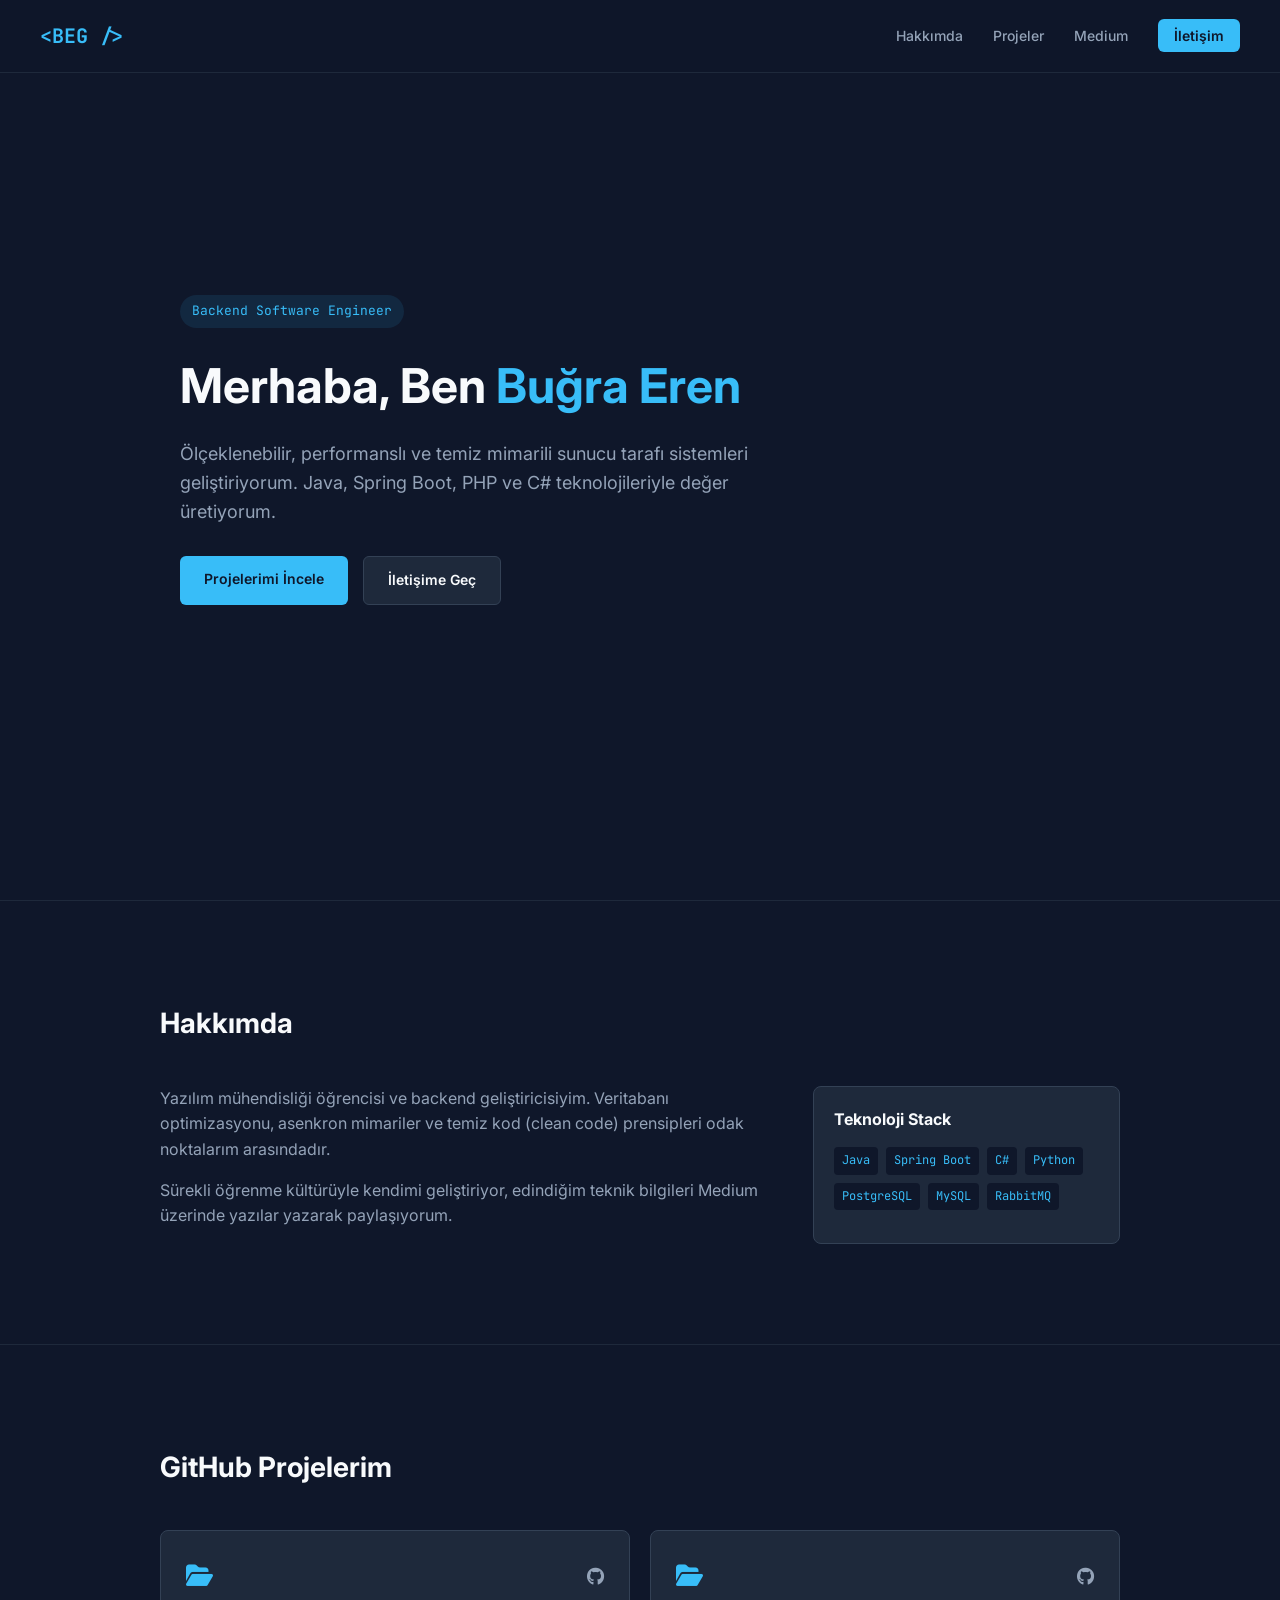
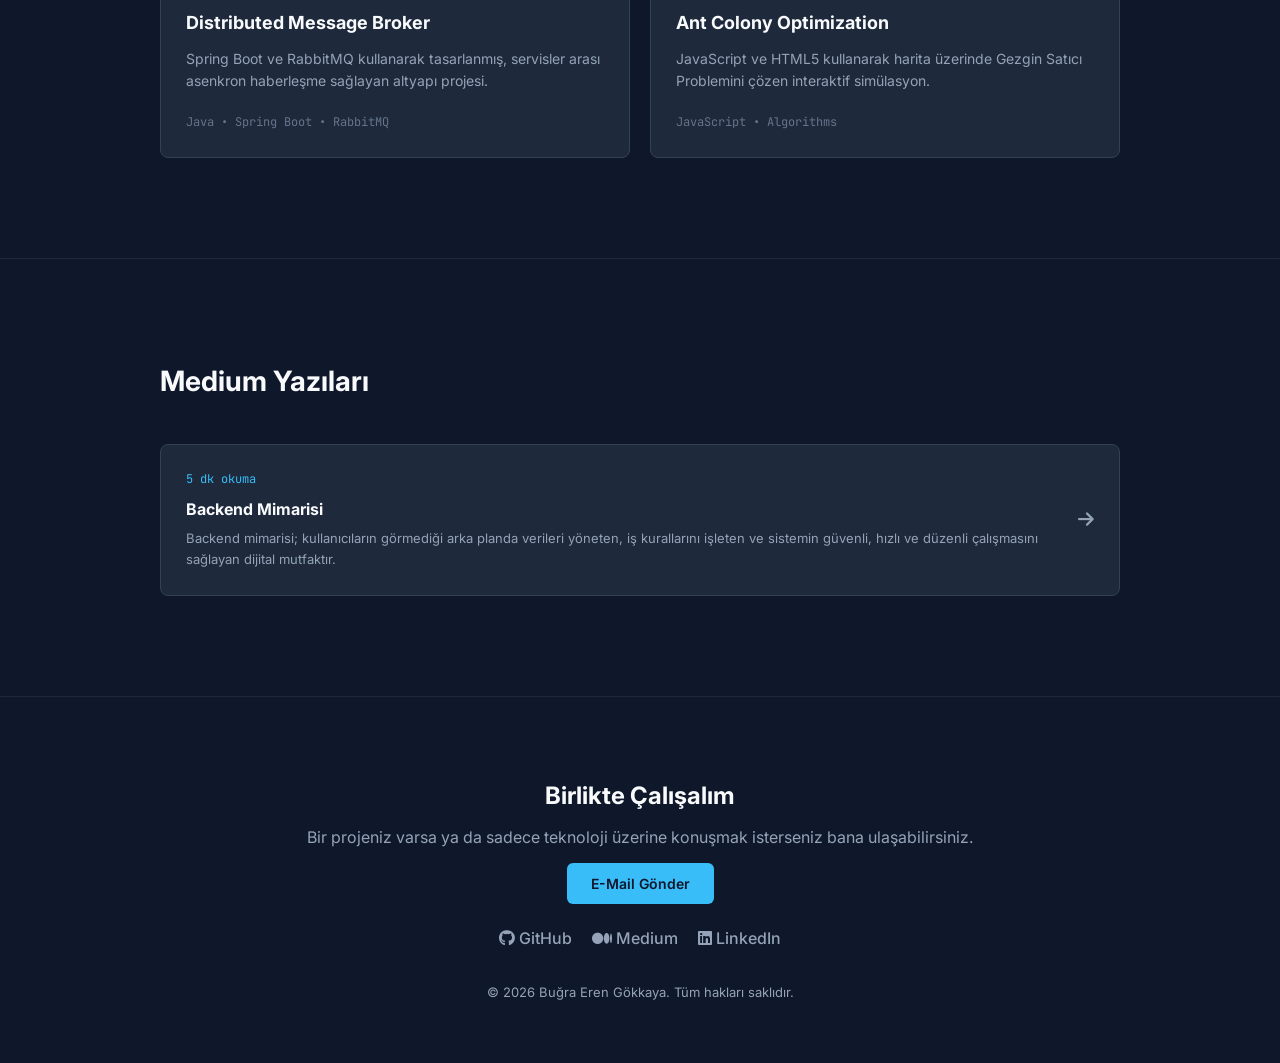
<file: index.html>
<!DOCTYPE html>
<html lang="tr">
<head>
    <meta charset="UTF-8">
    <meta name="viewport" content="width=device-width, initial-scale=1.0">
    <title>Buğra Eren Gökkaya — Backend Developer</title>
    <!-- Google Fonts -->
    <link href="https://fonts.googleapis.com/css2?family=Inter:wght@300;400;500;600;700&family=JetBrains+Mono:wght@400;500&display=swap" rel="stylesheet">
    <!-- FontAwesome -->
    <link rel="stylesheet" href="https://cdnjs.cloudflare.com/ajax/libs/font-awesome/6.4.0/css/all.min.css">
    <!-- CSS Bağlantısı -->
    <link rel="stylesheet" href="assets/css/style.css">
</head>
<body>

    <!-- Navigasyon -->
    <nav class="navbar">
        <div class="logo">&lt;BEG /&gt;</div>
        <ul class="nav-links">
            <li><a href="#about">Hakkımda</a></li>
            <li><a href="#projects">Projeler</a></li>
            <li><a href="#medium">Medium</a></li>
            <li><a href="#contact" class="nav-btn">İletişim</a></li>
        </ul>
        <div class="hamburger" id="hamburger">
            <i class="fa-solid fa-bars"></i>
        </div>
    </nav>

    <!-- Hero / Karşılama Alanı -->
    <header class="hero">
        <div class="hero-content">
            <span class="badge">Backend Software Engineer</span>
            <h1>Merhaba, Ben <span class="highlight">Buğra Eren</span></h1>
            <p>Ölçeklenebilir, performanslı ve temiz mimarili sunucu tarafı sistemleri geliştiriyorum. Java, Spring Boot, PHP ve C# teknolojileriyle değer üretiyorum.</p>
            <div class="hero-buttons">
                <a href="#projects" class="btn primary">Projelerimi İncele</a>
                <a href="#contact" class="btn secondary">İletişime Geç</a>
            </div>
        </div>
    </header>

    <!-- Hakkımda Bölümü -->
    <section id="about" class="section">
        <div class="container">
            <h2>Hakkımda</h2>
            <div class="about-grid">
                <div class="about-text">
                    <p>Yazılım mühendisliği öğrencisi ve backend geliştiricisiyim. Veritabanı optimizasyonu, asenkron mimariler ve temiz kod (clean code) prensipleri odak noktalarım arasındadır.</p>
                    <p>Sürekli öğrenme kültürüyle kendimi geliştiriyor, edindiğim teknik bilgileri Medium üzerinde yazılar yazarak paylaşıyorum.</p>
                </div>
                <div class="skills-box">
                    <h3>Teknoloji Stack</h3>
                    <div class="skill-tags">
                        <span>Java</span>
                        <span>Spring Boot</span>
                        <span>C#</span>
                        <span>Python</span>
                        <span>PostgreSQL</span>
                        <span>MySQL</span>
                        <span>RabbitMQ</span>
                    </div>
                </div>
            </div>
        </div>
    </section>

    <!-- Projeler Bölümü -->
    <section id="projects" class="section bg-light">
        <div class="container">
            <h2>GitHub Projelerim</h2>
            <div class="projects-grid">
                
                <div class="card">
                    <div class="card-top">
                        <i class="fa-solid fa-folder-open"></i>
                        <div class="card-links">
                            <a href="https://github.com" target="_blank"><i class="fab fa-github"></i></a>
                        </div>
                    </div>
                    <h3>Distributed Message Broker</h3>
                    <p>Spring Boot ve RabbitMQ kullanarak tasarlanmış, servisler arası asenkron haberleşme sağlayan altyapı projesi.</p>
                    <div class="tech-stack">Java • Spring Boot • RabbitMQ</div>
                </div>

                <div class="card">
                    <div class="card-top">
                        <i class="fa-solid fa-folder-open"></i>
                        <div class="card-links">
                            <a href="https://github.com" target="_blank"><i class="fab fa-github"></i></a>
                        </div>
                    </div>
                    <h3>Ant Colony Optimization</h3>
                    <p>JavaScript ve HTML5 kullanarak harita üzerinde Gezgin Satıcı Problemini çözen interaktif simülasyon.</p>
                    <div class="tech-stack">JavaScript • Algorithms</div>
                </div>

            </div>
        </div>
    </section>

    <!-- Medium Yazıları Bölümü -->
    <section id="medium" class="section">
        <div class="container">
            <h2>Medium Yazıları</h2>
            <div class="medium-grid">
                
                <a href="https://medium.com/@egk6682/444f5c35b252" target="_blank" class="medium-card">
                    <div class="medium-info">
                        <span class="read-time">5 dk okuma</span>
                        <h3>Backend Mimarisi</h3>
                        <p>Backend mimarisi; kullanıcıların görmediği arka planda verileri yöneten, iş kurallarını işleten ve sistemin güvenli, hızlı ve düzenli çalışmasını sağlayan dijital mutfaktır.</p>
                    </div>
                    <i class="fa-solid fa-arrow-right"></i>
                </a>

            </div>
        </div>
    </section>

    <!-- İletişim / Footer -->
    <footer id="contact" class="footer">
        <div class="container">
            <h2>Birlikte Çalışalım</h2>
            <p>Bir projeniz varsa ya da sadece teknoloji üzerine konuşmak isterseniz bana ulaşabilirsiniz.</p>
            <a href="mailto:ornek@email.com" class="btn primary">E-Mail Gönder</a>
            <div class="social-links">
                <a href="https://github.com" target="_blank"><i class="fab fa-github"></i> GitHub</a>
                <a href="https://medium.com" target="_blank"><i class="fab fa-medium"></i> Medium</a>
                <a href="https://linkedin.com" target="_blank"><i class="fab fa-linkedin"></i> LinkedIn</a>
            </div>
            <p class="copyright">© 2026 Buğra Eren Gökkaya. Tüm hakları saklıdır.</p>
        </div>
    </footer>

    <!-- JS Bağlantısı -->
    <script src="assets/js/app.js"></script>
</body>
</html>
</file>
<file: assets/css/style.css>
/* Genel Ayarlar */
* {
    margin: 0;
    padding: 0;
    box-sizing: border-box;
    scroll-behavior: smooth;
}

body {
    font-family: 'Inter', sans-serif;
    background-color: #0f172a;
    color: #cbd5e1;
    line-height: 1.6;
}

.container {
    max-width: 1000px;
    margin: 0 auto;
    padding: 0 20px;
}

/* Navigasyon */
.navbar {
    display: flex;
    justify-content: space-between;
    align-items: center;
    padding: 20px 40px;
    position: fixed;
    top: 0;
    width: 100%;
    background-color: rgba(15, 23, 42, 0.9);
    backdrop-filter: blur(10px);
    z-index: 1000;
    border-bottom: 1px solid #1e293b;
}

.logo {
    font-family: 'JetBrains Mono', monospace;
    font-weight: 700;
    color: #38bdf8;
    font-size: 20px;
}

.nav-links {
    list-style: none;
    display: flex;
    gap: 30px;
    align-items: center;
}

.nav-links a {
    text-decoration: none;
    color: #94a3b8;
    font-size: 14px;
    font-weight: 500;
    transition: color 0.2s;
}

.nav-links a:hover {
    color: #38bdf8;
}

.nav-btn {
    background-color: #38bdf8;
    color: #0f172a !important;
    padding: 8px 16px;
    border-radius: 6px;
    font-weight: 600 !important;
}

.hamburger {
    display: none;
    cursor: pointer;
    font-size: 20px;
    color: #f8fafc;
}

/* Hero Alanı */
.hero {
    height: 100vh;
    display: flex;
    align-items: center;
    text-align: left;
    padding: 0 40px;
    max-width: 1000px;
    margin: 0 auto;
}

.badge {
    display: inline-block;
    background-color: rgba(56, 189, 248, 0.1);
    color: #38bdf8;
    padding: 6px 12px;
    border-radius: 20px;
    font-size: 13px;
    font-family: 'JetBrains Mono', monospace;
    margin-bottom: 20px;
}

.hero h1 {
    font-size: 48px;
    color: #f8fafc;
    margin-bottom: 15px;
    font-weight: 700;
}

.highlight {
    color: #38bdf8;
}

.hero p {
    font-size: 18px;
    color: #94a3b8;
    max-width: 600px;
    margin-bottom: 30px;
}

.hero-buttons {
    display: flex;
    gap: 15px;
}

.btn {
    text-decoration: none;
    padding: 12px 24px;
    border-radius: 6px;
    font-weight: 600;
    font-size: 14px;
    transition: all 0.2s;
}

.btn.primary {
    background-color: #38bdf8;
    color: #0f172a;
}

.btn.primary:hover {
    background-color: #0ea5e9;
}

.btn.secondary {
    background-color: #1e293b;
    color: #f8fafc;
    border: 1px solid #334155;
}

.btn.secondary:hover {
    background-color: #334155;
}

/* Bölümler Genel */
.section {
    padding: 100px 0;
    border-top: 1px solid #1e293b;
}

.section h2 {
    font-size: 28px;
    color: #f8fafc;
    margin-bottom: 40px;
}

/* Hakkımda Düzeni */
.about-grid {
    display: grid;
    grid-template-columns: 2fr 1fr;
    gap: 40px;
}

.about-text p {
    margin-bottom: 15px;
    color: #94a3b8;
    font-size: 16px;
}

.skills-box {
    background-color: #1e293b;
    padding: 20px;
    border-radius: 8px;
    border: 1px solid #334155;
}

.skills-box h3 {
    font-size: 16px;
    color: #f8fafc;
    margin-bottom: 15px;
}

.skill-tags {
    display: flex;
    flex-wrap: wrap;
    gap: 8px;
}

.skill-tags span {
    background-color: #0f172a;
    color: #38bdf8;
    font-family: 'JetBrains Mono', monospace;
    font-size: 12px;
    padding: 4px 8px;
    border-radius: 4px;
}

/* Projeler & Medium Kartları */
.projects-grid, .medium-grid {
    display: grid;
    grid-template-columns: repeat(auto-fit, minmax(300px, 1fr));
    gap: 20px;
}

.card {
    background-color: #1e293b;
    border: 1px solid #334155;
    padding: 25px;
    border-radius: 8px;
    transition: transform 0.2s, border-color 0.2s;
}

.card:hover {
    transform: translateY(-3px);
    border-color: #38bdf8;
}

.card-top {
    display: flex;
    justify-content: space-between;
    align-items: center;
    font-size: 24px;
    color: #38bdf8;
    margin-bottom: 15px;
}

.card-links a {
    color: #94a3b8;
    font-size: 18px;
}
.card-links a:hover { color: #f8fafc; }

.card h3 {
    color: #f8fafc;
    font-size: 18px;
    margin-bottom: 10px;
}

.card p {
    color: #94a3b8;
    font-size: 14px;
    margin-bottom: 20px;
}

.tech-stack {
    font-family: 'JetBrains Mono', monospace;
    font-size: 12px;
    color: #64748b;
}

/* Medium Kartları */
.medium-card {
    background-color: #1e293b;
    border: 1px solid #334155;
    padding: 25px;
    border-radius: 8px;
    text-decoration: none;
    display: flex;
    justify-content: space-between;
    align-items: center;
    transition: all 0.2s;
}

.medium-card:hover {
    border-color: #38bdf8;
    transform: translateY(-3px);
}

.medium-info .read-time {
    font-family: 'JetBrains Mono', monospace;
    font-size: 12px;
    color: #38bdf8;
    display: block;
    margin-bottom: 8px;
}

.medium-info h3 {
    color: #f8fafc;
    font-size: 16px;
    margin-bottom: 6px;
}

.medium-info p {
    color: #94a3b8;
    font-size: 13px;
}

.medium-card i {
    color: #94a3b8;
    font-size: 18px;
    margin-left: 20px;
}

/* Footer / İletişim */
.footer {
    text-align: center;
    padding: 80px 0 40px 0;
    border-top: 1px solid #1e293b;
}

.footer h2 {
    color: #f8fafc;
    margin-bottom: 10px;
}

.footer p {
    color: #94a3b8;
    margin-bottom: 20px;
}

.social-links {
    display: flex;
    justify-content: center;
    gap: 20px;
    margin: 30px 0;
}

.social-links a {
    text-decoration: none;
    color: #94a3b8;
    font-weight: 500;
}

.social-links a:hover {
    color: #38bdf8;
}

.copyright {
    font-size: 13px;
    color: #64748b;
}

/* Responsive */
@media(max-width: 768px) {
    .about-grid {
        grid-template-columns: 1fr;
    }
    .hero h1 {
        font-size: 36px;
    }
    .navbar {
        padding: 15px 20px;
    }
    .nav-links {
        display: none;
        flex-direction: column;
        position: absolute;
        top: 60px;
        left: 0;
        width: 100%;
        background-color: #0f172a;
        padding: 20px;
        border-bottom: 1px solid #1e293b;
    }
    .nav-links.active {
        display: flex;
    }
    .hamburger {
        display: block;
    }
}
</file>
